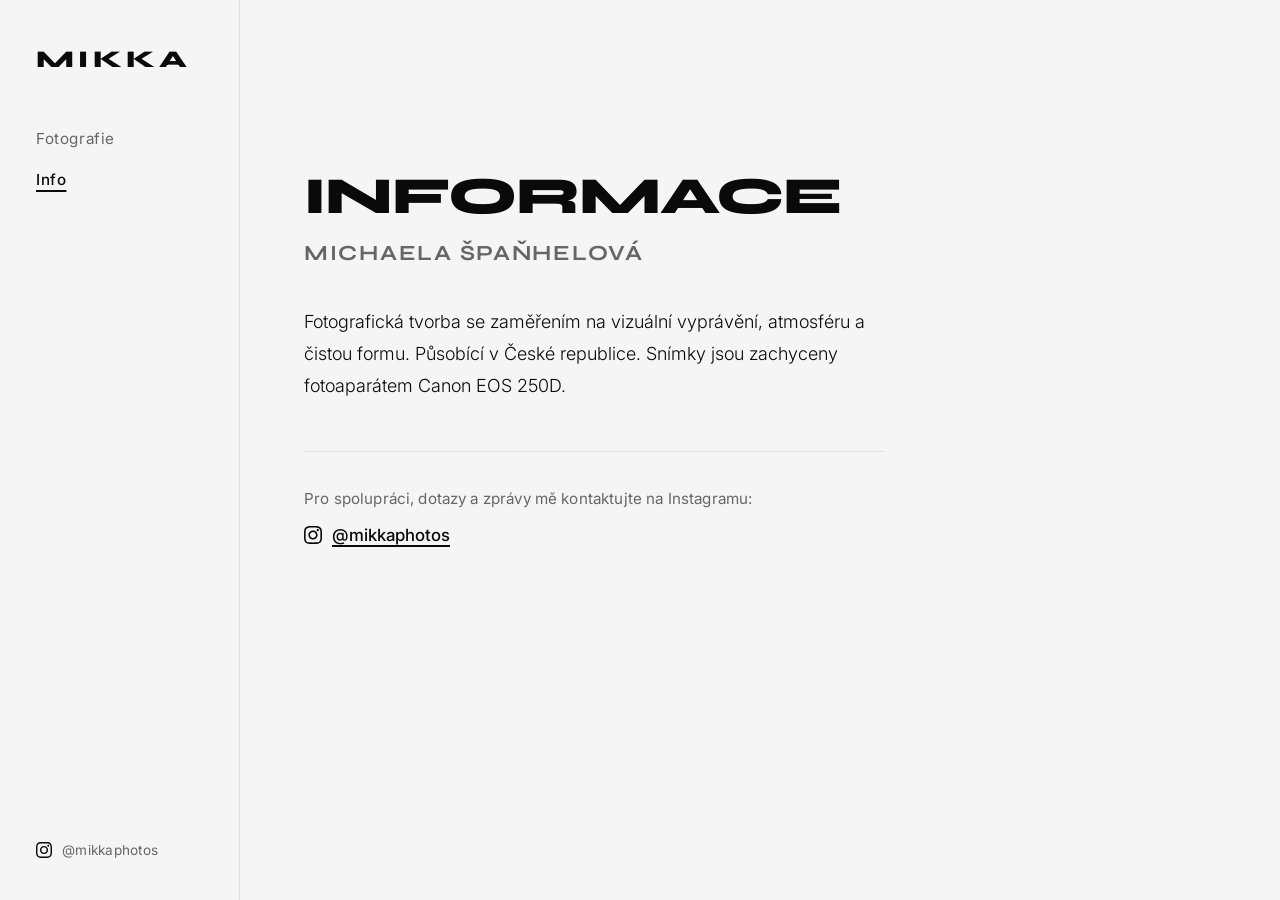
<file: info.html>
<!DOCTYPE html>
<html lang="cs">
<head>
  <meta charset="UTF-8">
  <meta name="viewport" content="width=device-width, initial-scale=1.0">
  <title>Info – Michaela Špaňhelová</title>
  <meta name="description" content="Informace a kontakt – Michaela Špaňhelová, fotografické portfolio.">
  
  <!-- Typography: Inter & Syne -->
  <link rel="preconnect" href="https://fonts.googleapis.com">
  <link rel="preconnect" href="https://fonts.gstatic.com" crossorigin>
  <link href="https://fonts.googleapis.com/css2?family=Inter:wght@300;400;500&family=Syne:wght@700;800&display=swap" rel="stylesheet">
  
  <!-- Stylesheet -->
  <link rel="stylesheet" href="css/style.css">
</head>
<body>

  <!-- Mobile Top Bar -->
  <header class="mobile-header">
    <a href="index.html" class="mobile-brand">Mikka</a>
    <button class="burger-btn" aria-label="Otevřít navigační menu" aria-expanded="false" type="button">
      <span class="burger-line"></span>
      <span class="burger-line"></span>
    </button>
  </header>

  <!-- Mobile Fullscreen Overlay Menu -->
  <div class="mobile-menu-overlay" aria-hidden="true">
    <nav class="mobile-nav">
      <a href="index.html" class="mobile-nav-link">Fotografie</a>
      <a href="info.html" class="mobile-nav-link active">Info</a>
    </nav>
    <div class="mobile-menu-bottom">
      <a href="https://www.instagram.com/mikkaphotos/" target="_blank" rel="noopener noreferrer" class="mobile-instagram">
        <svg xmlns="http://www.w3.org/2000/svg" viewBox="0 0 24 24" width="20" height="20">
          <path d="M12 2.163c3.204 0 3.584.012 4.85.07 3.252.148 4.771 1.691 4.919 4.919.058 1.265.069 1.645.069 4.849 0 3.205-.012 3.584-.069 4.849-.149 3.225-1.664 4.771-4.919 4.919-1.266.058-1.644.07-4.85.07-3.204 0-3.584-.012-4.849-.07-3.26-.149-4.771-1.699-4.919-4.92-.058-1.265-.07-1.644-.07-4.849 0-3.204.013-3.583.07-4.849.149-3.227 1.664-4.771 4.919-4.919 1.266-.057 1.645-.069 4.849-.069zm0-2.163c-3.259 0-3.667.014-4.947.072-4.358.2-6.78 2.618-6.98 6.98-.059 1.281-.073 1.689-.073 4.948 0 3.259.014 3.668.072 4.948.2 4.358 2.618 6.78 6.98 6.98 1.281.058 1.689.072 4.948.072 3.259 0 3.668-.014 4.948-.072 4.354-.2 6.782-2.618 6.979-6.98.059-1.28.073-1.689.073-4.948 0-3.259-.014-3.667-.072-4.947-.196-4.354-2.617-6.78-6.979-6.98-1.281-.059-1.69-.073-4.949-.073zm0 5.838c-3.403 0-6.162 2.759-6.162 6.162s2.759 6.163 6.162 6.163 6.162-2.759 6.162-6.163c0-3.403-2.759-6.162-6.162-6.162zm0 10.162c-2.209 0-4-1.79-4-4 0-2.209 1.791-4 4-4s4 1.791 4 4c0 2.21-1.791 4-4 4zm6.406-11.845c-.796 0-1.441.645-1.441 1.44s.645 1.44 1.441 1.44c.795 0 1.439-.645 1.439-1.44s-.644-1.44-1.439-1.44z"/>
        </svg>
        <span>@mikkaphotos</span>
      </a>
    </div>
  </div>

  <!-- Desktop Fixed Sidebar Navigation -->
  <aside class="sidebar">
    <div class="sidebar-top">
      <a href="index.html" class="brand-link">
        <h1 class="brand-title">Mikka</h1>
      </a>
      <nav class="sidebar-nav">
        <a href="index.html" class="nav-link">Fotografie</a>
        <a href="info.html" class="nav-link active">Info</a>
      </nav>
    </div>
    <div class="sidebar-bottom">
      <a href="https://www.instagram.com/mikkaphotos/" target="_blank" rel="noopener noreferrer" class="sidebar-instagram">
        <svg xmlns="http://www.w3.org/2000/svg" viewBox="0 0 24 24" width="16" height="16">
          <path d="M12 2.163c3.204 0 3.584.012 4.85.07 3.252.148 4.771 1.691 4.919 4.919.058 1.265.069 1.645.069 4.849 0 3.205-.012 3.584-.069 4.849-.149 3.225-1.664 4.771-4.919 4.919-1.266.058-1.644.07-4.85.07-3.204 0-3.584-.012-4.849-.07-3.26-.149-4.771-1.699-4.919-4.92-.058-1.265-.07-1.644-.07-4.849 0-3.204.013-3.583.07-4.849.149-3.227 1.664-4.771 4.919-4.919 1.266-.057 1.645-.069 4.849-.069zm0-2.163c-3.259 0-3.667.014-4.947.072-4.358.2-6.78 2.618-6.98 6.98-.059 1.281-.073 1.689-.073 4.948 0 3.259.014 3.668.072 4.948.2 4.358 2.618 6.78 6.98 6.98 1.281.058 1.689.072 4.948.072 3.259 0 3.668-.014 4.948-.072 4.354-.2 6.782-2.618 6.979-6.98.059-1.28.073-1.689.073-4.948 0-3.259-.014-3.667-.072-4.947-.196-4.354-2.617-6.78-6.979-6.98-1.281-.059-1.69-.073-4.949-.073zm0 5.838c-3.403 0-6.162 2.759-6.162 6.162s2.759 6.163 6.162 6.163 6.162-2.759 6.162-6.163c0-3.403-2.759-6.162-6.162-6.162zm0 10.162c-2.209 0-4-1.79-4-4 0-2.209 1.791-4 4-4s4 1.791 4 4c0 2.21-1.791 4-4 4zm6.406-11.845c-.796 0-1.441.645-1.441 1.44s.645 1.44 1.441 1.44c.795 0 1.439-.645 1.439-1.44s-.644-1.44-1.439-1.44z"/>
        </svg>
        <span>@mikkaphotos</span>
      </a>
    </div>
  </aside>

  <!-- Main Content: Info Section -->
  <main class="site-main info-main">
    <div class="info-container">
      <h1 class="info-heading">Informace</h1>
      <h2 class="info-author">Michaela Špaňhelová</h2>
      <p class="info-text">Fotografická tvorba se zaměřením na vizuální vyprávění, atmosféru a čistou formu. Působící v České republice. Snímky jsou zachyceny fotoaparátem Canon EOS 250D.</p>
      <div class="info-contact">
        <p class="info-contact-label">Pro spolupráci, dotazy a zprávy mě kontaktujte na Instagramu:</p>
        <a href="https://www.instagram.com/mikkaphotos/" target="_blank" rel="noopener noreferrer" class="info-instagram-link">
          <svg xmlns="http://www.w3.org/2000/svg" viewBox="0 0 24 24" width="18" height="18">
            <path d="M12 2.163c3.204 0 3.584.012 4.85.07 3.252.148 4.771 1.691 4.919 4.919.058 1.265.069 1.645.069 4.849 0 3.205-.012 3.584-.069 4.849-.149 3.225-1.664 4.771-4.919 4.919-1.266.058-1.644.07-4.85.07-3.204 0-3.584-.012-4.849-.07-3.26-.149-4.771-1.699-4.919-4.92-.058-1.265-.07-1.644-.07-4.849 0-3.204.013-3.583.07-4.849.149-3.227 1.664-4.771 4.919-4.919 1.266-.057 1.645-.069 4.849-.069zm0-2.163c-3.259 0-3.667.014-4.947.072-4.358.2-6.78 2.618-6.98 6.98-.059 1.281-.073 1.689-.073 4.948 0 3.259.014 3.668.072 4.948.2 4.358 2.618 6.78 6.98 6.98 1.281.058 1.689.072 4.948.072 3.259 0 3.668-.014 4.948-.072 4.354-.2 6.782-2.618 6.979-6.98.059-1.28.073-1.689.073-4.948 0-3.259-.014-3.667-.072-4.947-.196-4.354-2.617-6.78-6.979-6.98-1.281-.059-1.69-.073-4.949-.073zm0 5.838c-3.403 0-6.162 2.759-6.162 6.162s2.759 6.163 6.162 6.163 6.162-2.759 6.162-6.163c0-3.403-2.759-6.162-6.162-6.162zm0 10.162c-2.209 0-4-1.79-4-4 0-2.209 1.791-4 4-4s4 1.791 4 4c0 2.21-1.791 4-4 4zm6.406-11.845c-.796 0-1.441.645-1.441 1.44s.645 1.44 1.441 1.44c.795 0 1.439-.645 1.439-1.44s-.644-1.44-1.439-1.44z"/>
          </svg>
          <span>@mikkaphotos</span>
        </a>
      </div>
    </div>
  </main>

  <!-- Scripts -->
  <script src="js/main.js"></script>
</body>
</html>
</file>
<file: css/style.css>
/* ==========================================================================
   MIKKA - Avant-Garde Photography Portfolio
   Styles: Pure CSS3, Modern Grid & Flexbox, No Gradients
   ========================================================================== */

/* --------------------------------------------------------------------------
   Custom Properties (Design Tokens)
   -------------------------------------------------------------------------- */
:root {
  /* Color Palette - Monochromatic, Strict No Gradients */
  --bg-primary: #f5f5f5;
  --bg-sidebar: #f5f5f5;
  --bg-dark: #0a0a0a;
  --bg-surface: #eaeaea;
  --bg-lightbox: rgba(10, 10, 10, 0.95);

  --text-primary: #0a0a0a;
  --text-muted: #666666;
  --text-inverse: #ffffff;
  --text-inverse-muted: rgba(255, 255, 255, 0.6);

  --border-color: #dfdfdf;
  --border-light: rgba(10, 10, 10, 0.08);
  --border-dark: rgba(255, 255, 255, 0.15);

  /* Layout */
  --sidebar-width: 240px;
  --mobile-header-height: 60px;
  --grid-gap: 48px;
  --max-content-width: 1600px;

  /* Typography */
  --font-heading: 'Syne', -apple-system, BlinkMacSystemFont, "Segoe UI", sans-serif;
  --font-body: 'Inter', -apple-system, BlinkMacSystemFont, "Segoe UI", sans-serif;

  /* Transitions */
  --ease-editorial: cubic-bezier(0.16, 1, 0.3, 1);
  --duration-fast: 0.2s;
  --duration-normal: 0.4s;
  --duration-slow: 0.6s;
}

/* --------------------------------------------------------------------------
   Reset & Base Styles
   -------------------------------------------------------------------------- */
*,
*::before,
*::after {
  box-sizing: border-box;
  margin: 0;
  padding: 0;
}

html {
  font-size: 16px;
  scroll-behavior: smooth;
  background-color: var(--bg-primary);
  color: var(--text-primary);
  -webkit-text-size-adjust: 100%;
}

body {
  font-family: var(--font-body);
  font-weight: 400;
  line-height: 1.5;
  background-color: var(--bg-primary);
  color: var(--text-primary);
  min-height: 100vh;
  -webkit-font-smoothing: antialiased;
  -moz-osx-font-smoothing: grayscale;
}

body.lightbox-open,
body.menu-open {
  overflow: hidden;
}

img {
  max-width: 100%;
  display: block;
}

a {
  color: inherit;
  text-decoration: none;
}

button {
  font-family: inherit;
  background: none;
  border: none;
  cursor: pointer;
  color: inherit;
}

/* --------------------------------------------------------------------------
   Desktop Sidebar Navigation (inspired by manurosaleny.es)
   -------------------------------------------------------------------------- */
.sidebar {
  position: fixed;
  top: 0;
  left: 0;
  width: var(--sidebar-width);
  height: 100vh;
  background-color: var(--bg-sidebar);
  border-right: 1px solid var(--border-color);
  padding: 48px 36px 40px 36px;
  display: flex;
  flex-direction: column;
  justify-content: space-between;
  z-index: 100;
}

.sidebar-top {
  display: flex;
  flex-direction: column;
}

.brand-link {
  display: block;
  margin-bottom: 56px;
}

.brand-title {
  font-family: var(--font-heading);
  font-weight: 800;
  font-size: 1.5rem;
  letter-spacing: 0.18em;
  text-transform: uppercase;
  color: var(--text-primary);
  line-height: 1;
}

.sidebar-nav {
  display: flex;
  flex-direction: column;
  gap: 18px;
}

.nav-link {
  font-family: var(--font-body);
  font-size: 0.95rem;
  font-weight: 400;
  letter-spacing: 0.04em;
  color: var(--text-muted);
  text-decoration: none;
  width: fit-content;
  transition: color var(--duration-fast) ease;
}

.nav-link:hover {
  color: var(--text-primary);
}

.nav-link.active {
  color: var(--text-primary);
  font-weight: 500;
  text-decoration: underline;
  text-underline-offset: 5px;
  text-decoration-thickness: 1.5px;
}

.sidebar-bottom {
  display: flex;
  flex-direction: column;
}

.sidebar-instagram {
  display: inline-flex;
  align-items: center;
  gap: 10px;
  font-family: var(--font-body);
  font-size: 0.85rem;
  letter-spacing: 0.02em;
  color: var(--text-muted);
  transition: color var(--duration-fast) ease;
  width: fit-content;
}

.sidebar-instagram svg {
  width: 16px;
  height: 16px;
  fill: var(--text-primary);
  flex-shrink: 0;
  transition: transform var(--duration-fast) ease;
}

.sidebar-instagram:hover {
  color: var(--text-primary);
}

.sidebar-instagram:hover svg {
  transform: scale(1.1);
}

/* --------------------------------------------------------------------------
   Mobile Navigation Header & Fullscreen Overlay
   -------------------------------------------------------------------------- */
.mobile-header {
  display: none;
}

.mobile-menu-overlay {
  display: none;
}

/* --------------------------------------------------------------------------
   Main Content Layout
   -------------------------------------------------------------------------- */
.site-main {
  margin-left: var(--sidebar-width);
  min-height: 100vh;
  padding: 64px 64px 120px 64px;
  max-width: var(--max-content-width);
}

/* --------------------------------------------------------------------------
   Photo Grid (inspired by ahmoo.se)
   -------------------------------------------------------------------------- */
.gallery-grid {
  display: grid;
  grid-template-columns: repeat(12, 1fr);
  gap: var(--grid-gap);
  align-items: center;
}

/* Gallery Item Container */
.gallery-item {
  position: relative;
  overflow: hidden;
  cursor: pointer;
  background-color: var(--bg-surface);
  margin: 0;
}

/* Natural Aspect Ratio Classes */
.gallery-item.landscape {
  aspect-ratio: 3 / 2;
}

.gallery-item.portrait {
  aspect-ratio: 2 / 3;
}

/* Grid Column Spans - Rhythmic Asymmetric Layout */
.gallery-item.col-12 {
  grid-column: span 12;
}

/* Spotlight Portrait centered with generous editorial margins */
.gallery-item.col-12.portrait {
  grid-column: 3 / span 8;
  max-width: 680px;
  width: 100%;
  margin: 0 auto;
}

.gallery-item.col-6 {
  grid-column: span 6;
}

.gallery-item.col-4 {
  grid-column: span 4;
}

/* Gallery Image Presentation */
.gallery-item img {
  width: 100%;
  height: 100%;
  object-fit: cover;
  display: block;
  transition: transform var(--duration-slow) var(--ease-editorial), opacity var(--duration-normal) ease;
  opacity: 1;
}

.gallery-item img.is-loaded {
  opacity: 1;
}

.gallery-item:hover img {
  transform: scale(1.02);
}

/* --------------------------------------------------------------------------
   Info Page Layout
   -------------------------------------------------------------------------- */
.info-main {
  display: flex;
  align-items: center;
  min-height: calc(100vh - 128px);
}

.info-container {
  max-width: 580px;
  padding: 40px 0;
}

.info-heading {
  font-family: var(--font-heading);
  font-weight: 800;
  font-size: 3.25rem;
  letter-spacing: -0.02em;
  line-height: 1.1;
  text-transform: uppercase;
  margin-bottom: 12px;
  color: var(--text-primary);
}

.info-author {
  font-family: var(--font-heading);
  font-weight: 700;
  font-size: 1.35rem;
  letter-spacing: 0.08em;
  text-transform: uppercase;
  color: var(--text-muted);
  margin-bottom: 36px;
}

.info-text {
  font-family: var(--font-body);
  font-size: 1.125rem;
  font-weight: 300;
  line-height: 1.8;
  color: var(--text-primary);
  margin-bottom: 48px;
}

.info-contact {
  padding-top: 36px;
  border-top: 1px solid var(--border-color);
  display: flex;
  flex-direction: column;
  gap: 12px;
}

.info-contact-label {
  font-size: 0.95rem;
  color: var(--text-muted);
  letter-spacing: 0.01em;
}

.info-instagram-link {
  display: inline-flex;
  align-items: center;
  gap: 10px;
  font-family: var(--font-body);
  font-size: 1.05rem;
  font-weight: 500;
  color: var(--text-primary);
  text-decoration: underline;
  text-underline-offset: 4px;
  text-decoration-thickness: 1.5px;
  width: fit-content;
  transition: opacity var(--duration-fast) ease;
}

.info-instagram-link svg {
  width: 18px;
  height: 18px;
  fill: var(--text-primary);
  flex-shrink: 0;
}

.info-instagram-link:hover {
  opacity: 0.7;
}

/* --------------------------------------------------------------------------
   Fullscreen Lightbox Overlay
   -------------------------------------------------------------------------- */
.lightbox {
  position: fixed;
  inset: 0;
  width: 100%;
  height: 100%;
  background-color: var(--bg-lightbox);
  z-index: 9999;
  display: flex;
  align-items: center;
  justify-content: center;
  opacity: 0;
  visibility: hidden;
  transition: opacity var(--duration-normal) var(--ease-editorial), visibility var(--duration-normal) var(--ease-editorial);
}

.lightbox.is-open {
  opacity: 1;
  visibility: visible;
}

.lightbox-backdrop {
  position: absolute;
  inset: 0;
  width: 100%;
  height: 100%;
  cursor: pointer;
}

.lightbox-content {
  position: relative;
  z-index: 10000;
  display: flex;
  flex-direction: column;
  align-items: center;
  justify-content: center;
  max-width: 92vw;
  max-height: 90vh;
  pointer-events: auto;
}

.lightbox-img {
  max-width: 90vw;
  max-height: 84vh;
  width: auto;
  height: auto;
  object-fit: contain;
  display: block;
  user-select: none;
  transition: opacity var(--duration-fast) ease;
}

.lightbox-counter {
  margin-top: 16px;
  font-family: var(--font-heading);
  font-weight: 700;
  font-size: 0.8rem;
  letter-spacing: 0.18em;
  color: var(--text-inverse-muted);
  text-transform: uppercase;
}

/* Lightbox Navigation & Close Buttons */
.lightbox-close {
  position: absolute;
  top: 24px;
  right: 28px;
  width: 48px;
  height: 48px;
  background: transparent;
  border: none;
  cursor: pointer;
  display: flex;
  align-items: center;
  justify-content: center;
  z-index: 10001;
  padding: 0;
  opacity: 0.75;
  transition: opacity var(--duration-fast) ease, transform var(--duration-fast) ease;
}

.lightbox-close:hover {
  opacity: 1;
  transform: scale(1.1);
}

.lightbox-nav {
  position: absolute;
  top: 50%;
  transform: translateY(-50%);
  width: 56px;
  height: 72px;
  background: transparent;
  border: none;
  cursor: pointer;
  display: flex;
  align-items: center;
  justify-content: center;
  z-index: 10001;
  padding: 0;
  opacity: 0.75;
  transition: opacity var(--duration-fast) ease, transform var(--duration-fast) ease;
}

.lightbox-prev {
  left: 20px;
}

.lightbox-next {
  right: 20px;
}

.lightbox-nav:hover {
  opacity: 1;
  transform: translateY(-50%) scale(1.12);
}

/* --------------------------------------------------------------------------
   Responsive Breakpoints
   -------------------------------------------------------------------------- */
/* Tablet (max-width: 1024px) */
@media (max-width: 1024px) {
  :root {
    --grid-gap: 36px;
  }

  .site-main {
    padding: 48px 40px 96px 40px;
  }

  .gallery-item.col-4 {
    grid-column: span 6;
  }

  .gallery-item.col-12.portrait {
    grid-column: 2 / span 10;
  }
}

/* Mobile (max-width: 768px) */
@media (max-width: 768px) {
  :root {
    --grid-gap: 24px;
  }

  /* Hide Desktop Sidebar */
  .sidebar {
    display: none;
  }

  /* Show Mobile Header */
  .mobile-header {
    display: flex;
    position: fixed;
    top: 0;
    left: 0;
    width: 100%;
    height: var(--mobile-header-height);
    background-color: var(--bg-sidebar);
    border-bottom: 1px solid var(--border-color);
    padding: 0 20px;
    align-items: center;
    justify-content: space-between;
    z-index: 200;
  }

  .mobile-brand {
    font-family: var(--font-heading);
    font-size: 1.25rem;
    font-weight: 800;
    letter-spacing: 0.18em;
    text-transform: uppercase;
    color: var(--text-primary);
  }

  /* Burger Menu Button (2 thin lines) */
  .burger-btn {
    width: 36px;
    height: 36px;
    background: transparent;
    border: none;
    cursor: pointer;
    display: flex;
    flex-direction: column;
    justify-content: center;
    align-items: flex-end;
    gap: 7px;
    padding: 0;
    z-index: 300;
  }

  .burger-line {
    width: 24px;
    height: 1.5px;
    background-color: var(--text-primary);
    display: block;
    transition: transform var(--duration-normal) var(--ease-editorial), width var(--duration-normal) var(--ease-editorial);
    transform-origin: center;
  }

  .burger-btn.is-active .burger-line:first-child {
    transform: translateY(4.25px) rotate(45deg);
    width: 22px;
  }

  .burger-btn.is-active .burger-line:last-child {
    transform: translateY(-4.25px) rotate(-45deg);
    width: 22px;
  }

  /* Mobile Fullscreen Overlay Menu */
  .mobile-menu-overlay {
    display: flex;
    position: fixed;
    top: 0;
    left: 0;
    width: 100%;
    height: 100vh;
    background-color: var(--bg-primary);
    z-index: 250;
    flex-direction: column;
    justify-content: space-between;
    padding: 100px 28px 48px 28px;
    opacity: 0;
    visibility: hidden;
    transition: opacity var(--duration-normal) var(--ease-editorial), visibility var(--duration-normal) var(--ease-editorial);
  }

  .mobile-menu-overlay.is-open {
    opacity: 1;
    visibility: visible;
  }

  .mobile-nav {
    display: flex;
    flex-direction: column;
    gap: 24px;
  }

  .mobile-nav-link {
    font-family: var(--font-heading);
    font-size: 2.25rem;
    font-weight: 700;
    letter-spacing: 0.05em;
    text-transform: uppercase;
    color: var(--text-primary);
    text-decoration: none;
    transition: opacity var(--duration-fast) ease;
  }

  .mobile-nav-link.active {
    text-decoration: underline;
    text-underline-offset: 8px;
    text-decoration-thickness: 2px;
  }

  .mobile-menu-bottom {
    display: flex;
    align-items: center;
    border-top: 1px solid var(--border-color);
    padding-top: 24px;
  }

  .mobile-instagram {
    display: inline-flex;
    align-items: center;
    gap: 10px;
    font-family: var(--font-body);
    font-size: 0.95rem;
    color: var(--text-primary);
  }

  .mobile-instagram svg {
    width: 18px;
    height: 18px;
    fill: var(--text-primary);
  }

  /* Main Content on Mobile */
  .site-main {
    margin-left: 0;
    padding: calc(var(--mobile-header-height) + 28px) 16px 64px 16px;
  }

  /* Grid on Mobile: Clean Full Width Stacking */
  .gallery-grid {
    grid-template-columns: 1fr;
    gap: 20px;
  }

  .gallery-item.col-12,
  .gallery-item.col-12.portrait,
  .gallery-item.col-6,
  .gallery-item.col-4 {
    grid-column: 1 / -1;
    max-width: 100%;
    margin: 0;
  }

  /* Info page on mobile */
  .info-main {
    min-height: auto;
    padding-top: 24px;
  }

  .info-container {
    max-width: 100%;
    padding: 0;
  }

  .info-heading {
    font-size: 2.5rem;
    margin-bottom: 24px;
  }

  .info-text {
    font-size: 1.05rem;
    margin-bottom: 36px;
  }

  /* Lightbox on Mobile */
  .lightbox-nav {
    width: 44px;
    height: 60px;
  }

  .lightbox-prev {
    left: 8px;
  }

  .lightbox-next {
    right: 8px;
  }

  .lightbox-close {
    top: 16px;
    right: 16px;
  }

  .lightbox-img {
    max-width: 94vw;
    max-height: 76vh;
  }
}
</file>
